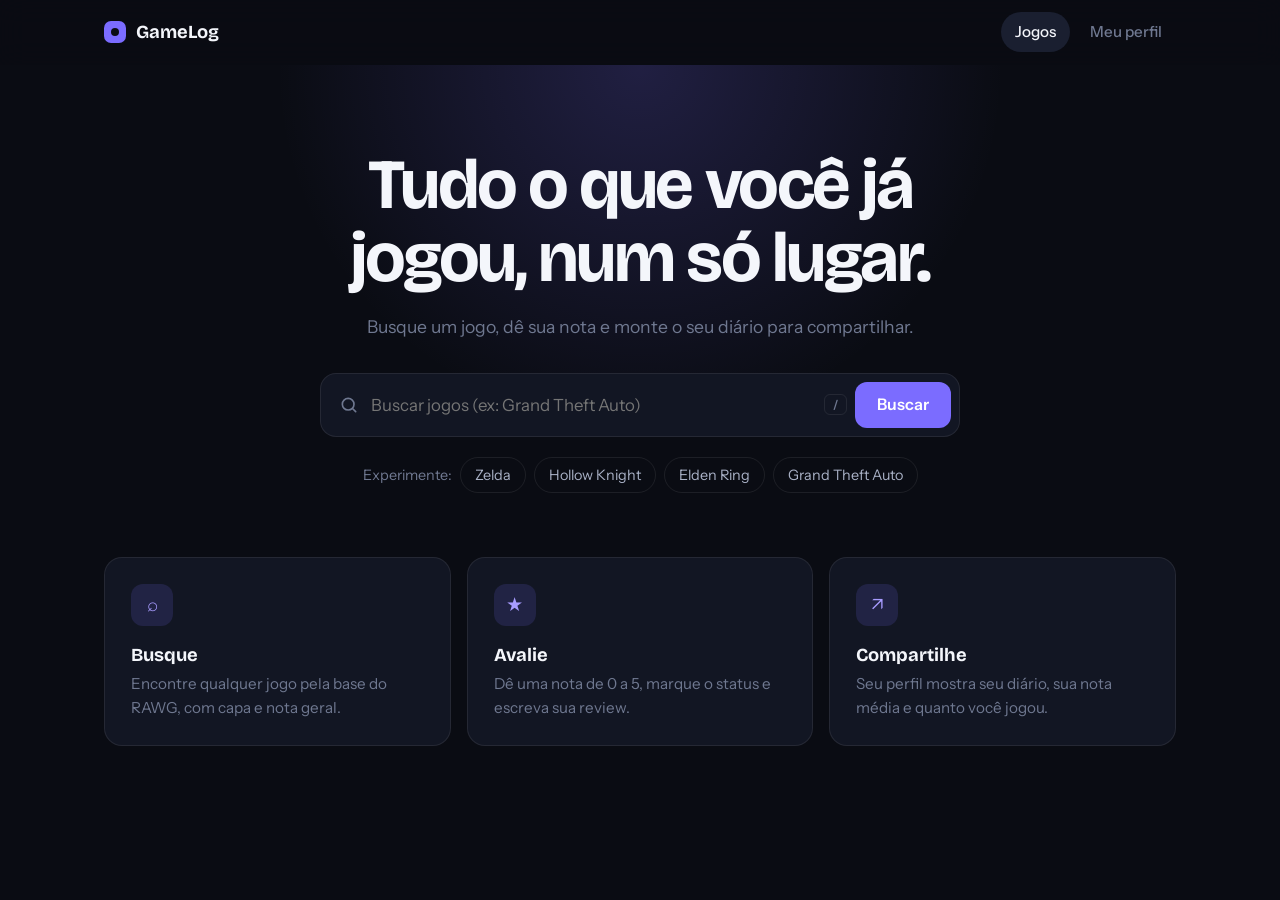
<file: src/main/resources/static/index.html>
<!DOCTYPE html>
<html lang="pt-BR">
<head>
    <meta charset="UTF-8">
    <meta name="viewport" content="width=device-width, initial-scale=1.0">
    <title>GameLog - O seu Backlog</title>
    <link rel="preconnect" href="https://fonts.googleapis.com">
    <link rel="preconnect" href="https://fonts.gstatic.com" crossorigin>
    <link href="https://fonts.googleapis.com/css2?family=Bricolage+Grotesque:wght@600;700&family=Instrument+Sans:wght@400;500;600&display=swap" rel="stylesheet">
    <link rel="stylesheet" href="gamelog.css">
</head>
<body>

<nav class="nav">
    <div class="wrap">
        <a class="logo" href="index.html"><i></i>GameLog</a>
        <div class="links">
            <a href="index.html" aria-current="page">Jogos</a>
            <a href="perfil.html">Meu perfil</a>
        </div>
    </div>
</nav>

<header class="hero">
    <div class="wrap">
        <h1 class="rise">Tudo o que você já jogou, num só lugar.</h1>
        <p class="rise" style="--d:1">Busque um jogo, dê sua nota e monte o seu diário para compartilhar.</p>
        <div class="busca rise" style="--d:2" role="search">
            <svg width="20" height="20" viewBox="0 0 24 24" fill="none" stroke="currentColor" stroke-width="2" stroke-linecap="round"><circle cx="11" cy="11" r="7"/><path d="m20 20-3.5-3.5"/></svg>
            <input type="text" id="inputBusca" placeholder="Buscar jogos (ex: Grand Theft Auto)" aria-label="Buscar jogos" autocomplete="off">
            <kbd aria-hidden="true">/</kbd>
            <button class="btn" type="button" id="btnBuscar">Buscar</button>
        </div>
        <div class="chips rise" style="--d:3">
            Experimente:
            <button class="chip" type="button" data-q="Zelda">Zelda</button>
            <button class="chip" type="button" data-q="Hollow Knight">Hollow Knight</button>
            <button class="chip" type="button" data-q="Elden Ring">Elden Ring</button>
            <button class="chip" type="button" data-q="Grand Theft Auto">Grand Theft Auto</button>
        </div>
    </div>
</header>

<main class="wrap">
    <section class="features rise" id="features" style="--d:4">
        <div class="card"><div class="ico">⌕</div><h3>Busque</h3><p>Encontre qualquer jogo pela base do RAWG, com capa e nota geral.</p></div>
        <div class="card"><div class="ico">★</div><h3>Avalie</h3><p>Dê uma nota de 0 a 5, marque o status e escreva sua review.</p></div>
        <div class="card"><div class="ico">↗</div><h3>Compartilhe</h3><p>Seu perfil mostra seu diário, sua nota média e quanto você jogou.</p></div>
    </section>

    <section id="resultados" hidden>
        <div class="res-topo"><h2 id="tituloResultado">Resultados</h2><span id="contagem"></span></div>
        <div class="grid-jogos" id="gridJogos" aria-live="polite"></div>
    </section>
</main>

<script src="gamelog.js"></script>
<script>
    const input = document.getElementById('inputBusca');

    document.getElementById('btnBuscar').onclick = buscarJogos;
    input.addEventListener('keydown', e => { if (e.key === 'Enter') buscarJogos(); });
    document.querySelectorAll('.chip').forEach(c => c.onclick = () => { input.value = c.dataset.q; buscarJogos(); });
    addEventListener('keydown', e => {
        if (e.key === '/' && document.activeElement !== input) { e.preventDefault(); input.focus(); }
    });

    async function buscarJogos() {
        const query = input.value.trim();
        if (!query) return;

        const secao = document.getElementById('resultados');
        const grid = document.getElementById('gridJogos');
        document.getElementById('features').hidden = true;
        secao.hidden = false;
        document.getElementById('tituloResultado').textContent = 'Resultados para "' + query + '"';
        document.getElementById('contagem').textContent = '';
        grid.innerHTML = '<div class="skeleton"></div>'.repeat(10);
        secao.scrollIntoView({behavior: reduz ? 'auto' : 'smooth', block: 'start'});

        try {
            // Chama a nossa API em Java
            const response = await fetch(`/api/jogos/buscar?nome=${encodeURIComponent(query)}`);
            if (!response.ok) throw new Error('HTTP ' + response.status);
            const jogos = await response.json();

            if (!jogos.length) {
                grid.innerHTML = '<div class="aviso"><strong>Nenhum jogo encontrado</strong>Tente outro nome ou confira a ortografia.</div>';
                return;
            }

            document.getElementById('contagem').textContent = jogos.length + ' jogos';
            grid.innerHTML = jogos.map((jogo, i) => {
                const imagem = jogo.background_image || 'https://via.placeholder.com/300x450?text=Sem+Imagem';
                const nota = jogo.rating ? `<span class="nota">★ ${Number(jogo.rating).toFixed(1)}</span>` : '';
                return `
                    <div class="reveal" style="--i:${i % 10}">
                        <button class="poster" type="button" onclick="abrirJogo(${Number(jogo.id)})">
                            <img src="${esc(imagem)}" alt="Capa de ${esc(jogo.name)}" loading="lazy">
                            ${nota}
                            <span class="ov"><span class="nome">${esc(jogo.name)}</span><span class="acao">Avaliar</span></span>
                        </button>
                    </div>`;
            }).join('');
            observar();
        } catch (error) {
            grid.innerHTML = '<div class="aviso erro"><strong>Não foi possível buscar os jogos</strong>Verifique se o servidor está ligado e tente de novo.</div>';
            console.error(error);
        }
    }

    function abrirJogo(id) {
        alert('No futuro, isso abrirá o modal para dar a nota pro jogo ID: ' + id);
    }
</script>

</body>
</html>
</file>
<file: src/main/resources/static/gamelog.css>
:root{
    --bg:#0a0c13;--s1:#121623;--s2:#1a1f30;--line:rgba(255,255,255,.08);
    --text:#a9b1c6;--mute:#6f7890;--white:#f4f6fb;
    --accent:#7b6cff;--accent2:#a89cff;--gold:#ffb84d;
    --ease:cubic-bezier(.22,1,.36,1);
    --display:"Bricolage Grotesque",system-ui,sans-serif;
    --body:"Instrument Sans",system-ui,-apple-system,"Segoe UI",sans-serif;
}
*{box-sizing:border-box}
html{color-scheme:dark;scroll-behavior:smooth}
body{margin:0;background:var(--bg);color:var(--text);font:400 1rem/1.55 var(--body);-webkit-font-smoothing:antialiased}
a{color:inherit;text-decoration:none}
button{font:inherit}
:focus-visible{outline:2px solid var(--accent2);outline-offset:3px}
.wrap{max-width:1120px;margin:0 auto;padding:0 24px}

/* Animações base */
.rise{animation:sobe .8s var(--ease) both;animation-delay:calc(var(--d,0)*90ms)}
@keyframes sobe{from{opacity:0;transform:translateY(18px)}}
.reveal{opacity:0;transform:translateY(16px);transition:opacity .6s var(--ease),transform .6s var(--ease);transition-delay:calc(var(--i,0)*45ms)}
.reveal.in{opacity:1;transform:none}
@media (prefers-reduced-motion:reduce){
    *,*::before,*::after{animation:none!important;transition-duration:.01ms!important;transition-delay:0s!important}
    .reveal{opacity:1;transform:none}
}

/* Navegação */
.nav{position:sticky;top:0;z-index:20;backdrop-filter:blur(14px);-webkit-backdrop-filter:blur(14px);background:rgba(10,12,19,.6);border-bottom:1px solid transparent;transition:border-color .3s,background .3s}
.nav.scrolled{border-color:var(--line);background:rgba(10,12,19,.88)}
.nav .wrap{display:flex;align-items:center;justify-content:space-between;height:64px}
.logo{display:flex;align-items:center;gap:10px;font:700 1.15rem var(--display);color:var(--white)}
.logo i{position:relative;width:22px;height:22px;border-radius:7px;background:var(--accent);transition:transform .5s var(--ease)}
.logo i::after{content:"";position:absolute;inset:7px;border-radius:50%;background:var(--bg)}
.logo:hover i{transform:rotate(90deg) scale(1.1)}
.links{display:flex;gap:6px}
.links a{padding:8px 14px;border-radius:99px;color:var(--mute);font-weight:500;font-size:.95rem;transition:color .2s,background .2s}
.links a:hover{color:var(--white);background:var(--s1)}
.links a[aria-current]{color:var(--white);background:var(--s2)}

/* Botões e chips */
.btn{background:var(--accent);color:#fff;border:0;border-radius:12px;padding:0 22px;height:46px;font-weight:600;cursor:pointer;transition:transform .25s var(--ease),box-shadow .3s,background .2s}
.btn:hover{background:#8e81ff;box-shadow:0 10px 26px -8px var(--accent);transform:translateY(-1px)}
.btn:active{transform:scale(.97)}
.chip{background:transparent;border:1px solid var(--line);color:var(--text);border-radius:99px;padding:6px 14px;font-size:.9rem;cursor:pointer;transition:border-color .25s,color .25s,background .25s,transform .25s var(--ease)}
.chip:hover{border-color:var(--accent);color:var(--white);transform:translateY(-2px)}
.chip[aria-pressed="true"]{background:var(--accent);border-color:var(--accent);color:#fff}

/* Hero */
.hero{position:relative;text-align:center;padding:84px 0 52px;overflow:hidden;--mx:50%;--my:0px}
.hero::before{content:"";position:absolute;inset:0;pointer-events:none;background:radial-gradient(520px circle at var(--mx) var(--my),rgba(123,108,255,.2),transparent 70%)}
.hero .wrap{position:relative}
.hero h1{font:700 clamp(2.4rem,6.5vw,4.4rem)/1.04 var(--display);letter-spacing:-.035em;color:var(--white);margin:0 auto 18px;max-width:16ch}
.hero p{margin:0 auto 32px;max-width:50ch;font-size:1.1rem;color:var(--mute)}
.busca{display:flex;align-items:center;gap:8px;max-width:640px;margin:0 auto;padding:8px;background:var(--s1);border:1px solid var(--line);border-radius:16px;transition:border-color .25s,box-shadow .35s}
.busca:focus-within{border-color:var(--accent);box-shadow:0 0 0 5px rgba(123,108,255,.16)}
.busca svg{margin-left:10px;flex:none;color:var(--mute)}
.busca input{flex:1;min-width:0;background:none;border:0;color:var(--white);font:inherit;font-size:1.05rem;padding:10px 4px}
.busca input:focus-visible{outline:none}
kbd{font:600 .75rem var(--body);color:var(--mute);border:1px solid var(--line);border-radius:6px;padding:2px 8px}
.chips{display:flex;gap:8px;justify-content:center;align-items:center;flex-wrap:wrap;margin-top:20px;color:var(--mute);font-size:.9rem}

/* Cards de recursos */
.features{display:grid;grid-template-columns:repeat(auto-fit,minmax(240px,1fr));gap:16px;padding:12px 0 88px}
.card{background:var(--s1);border:1px solid var(--line);border-radius:18px;padding:26px;transition:transform .45s var(--ease),border-color .3s,background .3s}
.card:hover{transform:translateY(-5px);border-color:rgba(123,108,255,.5);background:var(--s2)}
.ico{width:42px;height:42px;border-radius:12px;background:rgba(123,108,255,.15);color:var(--accent2);display:grid;place-items:center;font-size:1.2rem;margin-bottom:18px}
.card h3{font:700 1.15rem var(--display);color:var(--white);margin:0 0 6px}
.card p{margin:0;color:var(--mute);font-size:.95rem}

/* Resultados */
.res-topo{display:flex;justify-content:space-between;align-items:baseline;gap:12px;margin-bottom:22px}
.res-topo h2{font:700 1.5rem var(--display);letter-spacing:-.02em;color:var(--white);margin:0}
.res-topo span{color:var(--mute);font-size:.9rem}
.grid-jogos{display:grid;grid-template-columns:repeat(auto-fill,minmax(180px,1fr));gap:20px;padding-bottom:88px}
.poster{position:relative;display:block;width:100%;aspect-ratio:2/3;border:0;padding:0;border-radius:14px;overflow:hidden;background:var(--s1);cursor:pointer;color:inherit;text-align:left;box-shadow:0 0 0 1px var(--line);transition:transform .5s var(--ease),box-shadow .4s}
.poster img{width:100%;height:100%;object-fit:cover;display:block;transition:transform .8s var(--ease)}
.poster:hover,.poster:focus-visible{transform:translateY(-6px);box-shadow:0 0 0 1px var(--accent),0 18px 40px -14px rgba(123,108,255,.55)}
.poster:hover img{transform:scale(1.07)}
.poster .ov{position:absolute;inset:0;display:flex;flex-direction:column;justify-content:flex-end;padding:14px;background:linear-gradient(transparent 45%,rgba(7,9,15,.93))}
.poster .nome{color:var(--white);font-weight:700;line-height:1.25;display:-webkit-box;-webkit-line-clamp:2;-webkit-box-orient:vertical;overflow:hidden}
.poster .acao{margin-top:10px;background:var(--accent);color:#fff;border-radius:10px;padding:7px 10px;font-size:.82rem;font-weight:600;text-align:center;opacity:0;transform:translateY(8px);transition:opacity .35s var(--ease),transform .35s var(--ease)}
.poster:hover .acao,.poster:focus-visible .acao{opacity:1;transform:none}
@media (hover:none){.poster .acao{opacity:1;transform:none}}
.poster .nota{position:absolute;top:10px;right:10px;background:rgba(10,12,19,.75);backdrop-filter:blur(6px);color:var(--gold);font-size:.78rem;font-weight:700;padding:3px 9px;border-radius:99px}
.skeleton{aspect-ratio:2/3;border-radius:14px;background:linear-gradient(100deg,var(--s1) 40%,var(--s2) 50%,var(--s1) 60%);background-size:220% 100%;animation:brilho 1.3s linear infinite}
@keyframes brilho{to{background-position:-220% 0}}
.aviso{grid-column:1/-1;text-align:center;padding:56px 16px;color:var(--mute)}
.aviso strong{display:block;color:var(--white);font:700 1.2rem var(--display);margin-bottom:4px}
.aviso.erro strong{color:#ff7a7a}

/* Perfil */
.banner{position:relative;height:210px;overflow:hidden;background:linear-gradient(135deg,#1b2036,#10131f)}
.banner-img{position:absolute;inset:-80px 0 0;background:center/cover;will-change:transform}
.banner::after{content:"";position:absolute;inset:0;background:linear-gradient(transparent 20%,var(--bg))}
.cabeca{display:flex;align-items:flex-end;gap:20px;margin-top:-56px;position:relative;z-index:1;flex-wrap:wrap}
.avatar{width:112px;height:112px;border-radius:50%;background:#333;object-fit:cover;border:4px solid var(--s2)}
.nome-usuario{font:700 clamp(1.9rem,5vw,2.6rem)/1.1 var(--display);letter-spacing:-.03em;color:var(--white);margin:0}
.selo{display:inline-block;background:var(--gold);color:#2b2000;font:700 .72rem var(--body);padding:3px 10px;border-radius:99px;vertical-align:middle;margin-left:10px;letter-spacing:0}
.sub{margin:4px 0 0;color:var(--mute)}
.painel{display:grid;grid-template-columns:1fr 320px;gap:28px;margin-top:36px;padding-bottom:88px;align-items:start}
.lateral{position:sticky;top:84px}
@media (max-width:860px){.painel{grid-template-columns:1fr}.lateral{position:static;order:-1}}
.stat-grid{display:grid;grid-template-columns:1fr 1fr;gap:12px}
.stat,.hist{background:var(--s1);border:1px solid var(--line);border-radius:16px;padding:18px}
.stat strong{display:block;font:700 2.3rem/1 var(--display);letter-spacing:-.03em;color:var(--white);margin-bottom:4px}
.stat span{font-size:.85rem;color:var(--mute)}
.hist{margin-top:12px}
.hist h3{font:700 .95rem var(--display);color:var(--white);margin:0 0 6px}
.h-row{display:grid;grid-template-columns:18px 1fr 22px;gap:10px;align-items:center;font-size:.8rem;margin-top:9px;color:var(--mute)}
.h-bar{height:8px;background:var(--s2);border-radius:99px;overflow:hidden}
.h-bar i{display:block;height:100%;width:0;background:var(--accent);border-radius:99px;transition:width 1.1s var(--ease)}
.filtros{display:flex;gap:8px;flex-wrap:wrap;margin-bottom:18px}
.review{display:grid;grid-template-columns:76px 1fr;gap:18px;padding:18px;margin-bottom:14px;background:var(--s1);border:1px solid var(--line);border-radius:18px}
.review-capa{aspect-ratio:2/3;border-radius:10px;background:linear-gradient(160deg,#2a3150,#161a2a);display:flex;align-items:center;justify-content:center;text-align:center;color:var(--mute);font-size:.7rem;padding:6px}
.review-topo{display:flex;justify-content:space-between;align-items:baseline;gap:12px;flex-wrap:wrap}
.review-jogo{color:var(--white);font:700 1.1rem var(--display)}
.estrelas{white-space:nowrap;letter-spacing:2px}
.estrelas small{color:var(--mute);letter-spacing:0;margin-left:8px}
.st{color:#2c3347;transition:color .4s,transform .5s var(--ease);transition-delay:calc(var(--k)*80ms + 250ms);display:inline-block}
.in .st.on{color:var(--gold);transform:scale(1.12)}
.status{display:inline-block;margin:6px 0 8px;font-size:.78rem;font-weight:600;color:var(--accent2);background:rgba(123,108,255,.14);border-radius:99px;padding:2px 11px}
.review-texto{margin:0;max-width:68ch;color:#c9d0e0}
@media (max-width:520px){.review{grid-template-columns:60px 1fr}.avatar{width:92px;height:92px}}
</file>
